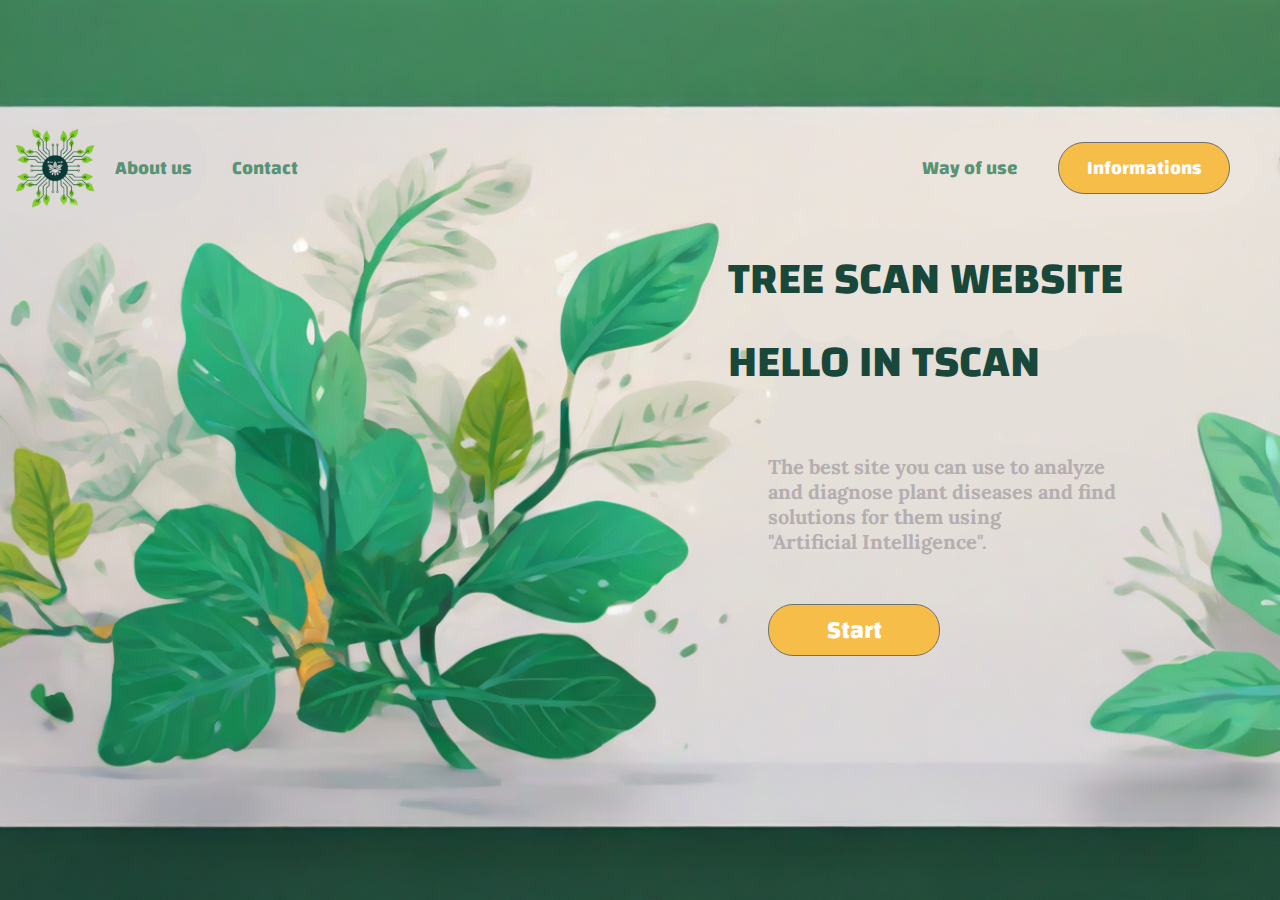
<file: index.html>
<!DOCTYPE html>
<html lang="en">
<head>
    <meta charset="UTF-8">
    <meta name="viewport" content="width=device-width, initial-scale=1.0">
    <link rel="shortcut icon" href="assets/img/logo.png" type="image/png">
    <link rel="stylesheet" href="css/all.min.css">
    <link rel="stylesheet" href="css/fonts.css">
    <link rel="stylesheet" href="css/main.css">
    <title>Tree Scan</title>
</head>
<body>
    <div class="container">
        <header>
            <div class="header-left">
                <img src="assets/img/logo.png" alt="Logo">
                <a href="pages/about.html">About us</a>
                <a href="pages/contact.html">Contact</a>
            </div>
            <div class="header-right">
                <!-- <a href="pages/improve-the-idea.html">Improve the idea</a> -->
                <a href="pages/way-of-use.html">Way of use</a>
                <a href="pages/info.html" class="info">Informations</a>
            </div>
        </header>
        <section>
            <h1>tree scan website <br> hello in tscan</h1>
            <p>The best site you can use to analyze <br> 
                and diagnose plant diseases and find <br> 
                solutions for them using <br> 
                "Artificial Intelligence".
            </p>
            <a href="pages/dashboard.html" class="start">Start</a>
        </section>
    </div>
</body>
</html>
</file>
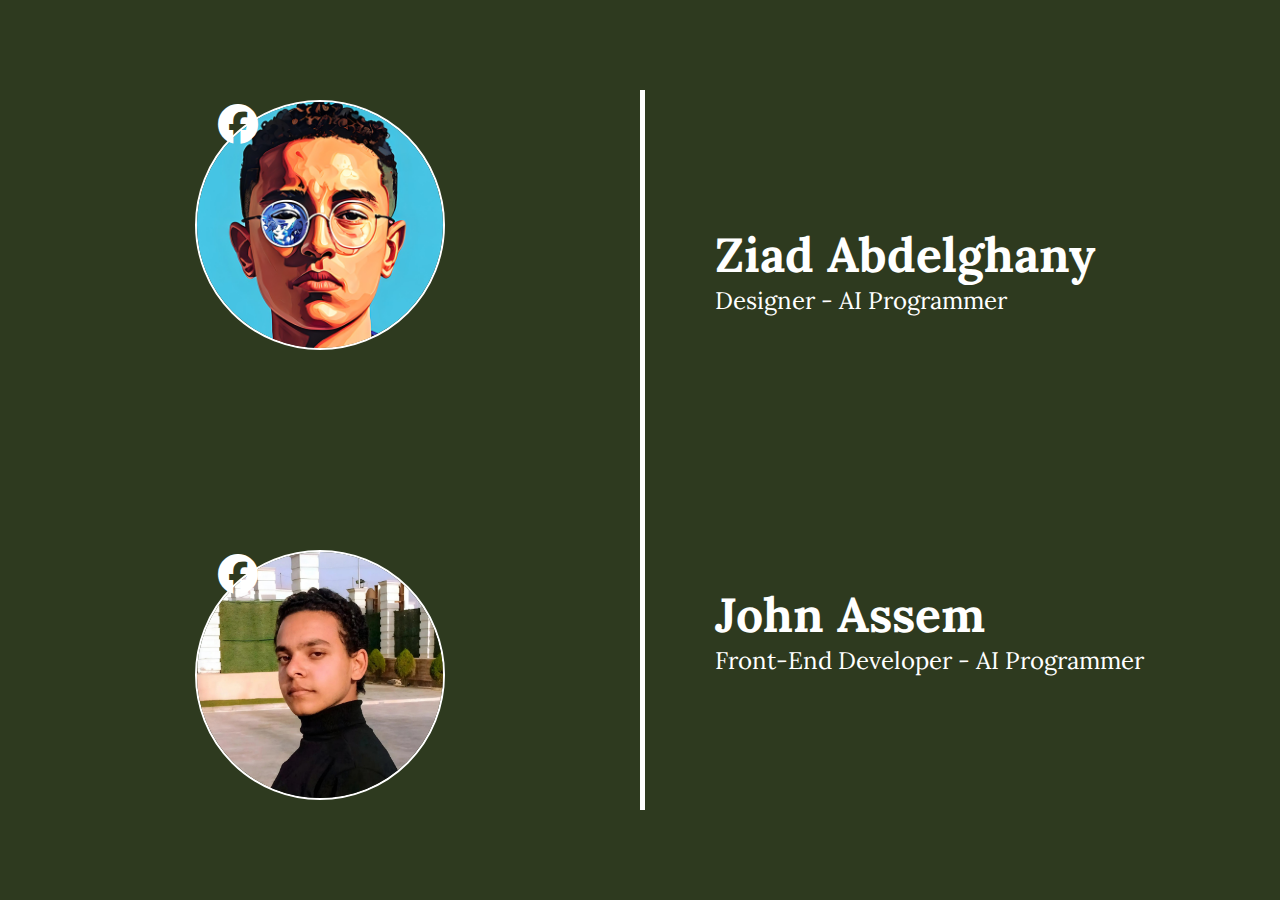
<file: pages/about.html>
<!DOCTYPE html>
<html lang="en">
<head>
    <meta charset="UTF-8">
    <meta name="viewport" content="width=device-width, initial-scale=1.0">
    <link rel="shortcut icon" href="../assets/img/logo.png" type="image/png">
    <link rel="stylesheet" href="../css/all.min.css">
    <link rel="stylesheet" href="../css/fonts.css">
    <link rel="stylesheet" href="../css/about.css">
    <title>Tree Scan</title>
</head>
<body>
    <section>
        <div class="container">
            <a href="https://www.facebook.com/ziad.abdelghany.520" target="_blank"><i class="fa-brands fa-facebook icon"></i></a>
            <img src="../assets/img/ziad.jpeg" alt="Ziad">
        </div>
        <div class="container">
            <a href="https://www.facebook.com/JohnAssem70" target="_blank"><i class="fa-brands fa-facebook icon"></i></a>
            <img src="../assets/img/john.jpeg" alt="John">
        </div>
    </section>
    <section>
        <div class="container">
            <div>
                <h1>Ziad Abdelghany</h1>
                <p>Designer - AI Programmer</p>
            </div>
        </div>
        <div class="container">
            <div>
                <h1>John Assem</h1>
                <p>Front-End Developer - AI Programmer</p>
            </div>
        </div>
    </section>
</body>
</html>
</file>
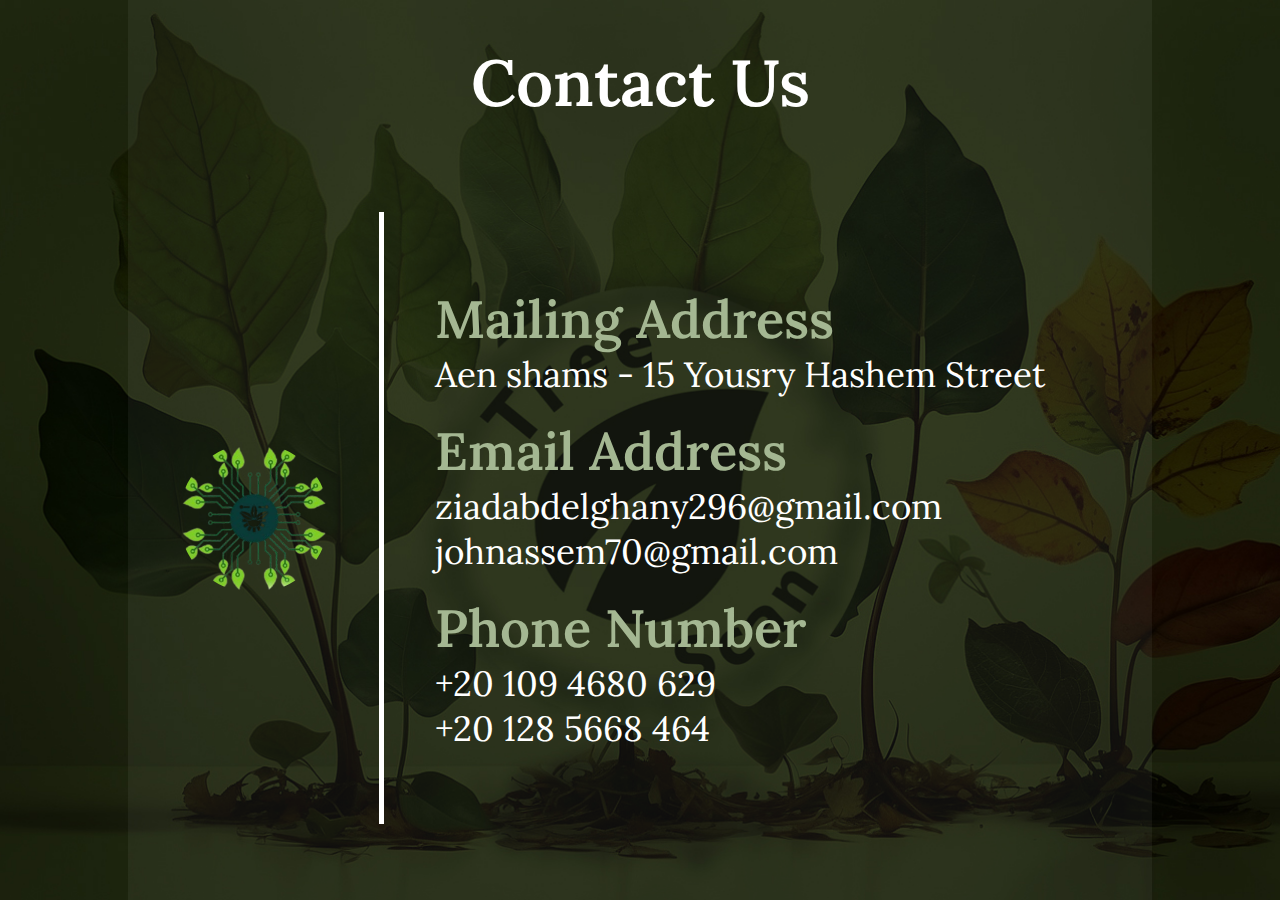
<file: pages/contact.html>
<!DOCTYPE html>
<html lang="en">
<head>
    <meta charset="UTF-8">
    <meta name="viewport" content="width=device-width, initial-scale=1.0">
    <link rel="shortcut icon" href="../assets/img/logo.png" type="image/png">
    <link rel="stylesheet" href="../css/all.min.css">
    <link rel="stylesheet" href="../css/fonts.css">
    <link rel="stylesheet" href="../css/contact.css">
    <title>Tree Scan</title>
</head>
<body>
    <div class="container">
        <h1>Contact Us</h1>
        <div class="sup-container">
            <section>
                <img src="../assets/img/logo.png" alt="logo-paper">
            </section>
            <section>
                <div>
                    <div>
                        <h2 style="margin-top: 0;">mailing address</h2>
                        <p>Aen shams - 15 Yousry Hashem Street</p>
                    </div>
                    <div>
                        <h2>email address</h2>
                        <p>ziadabdelghany296@gmail.com</p>
                        <p>johnassem70@gmail.com</p>
                    </div>
                    <div>
                        <h2>phone number</h2>
                        <p>+20 109 4680 629</p>
                        <p>+20 128 5668 464</p>
                    </div>
                </div>
            </section>
        </div>
    </div>
</body>
</html>
</file>
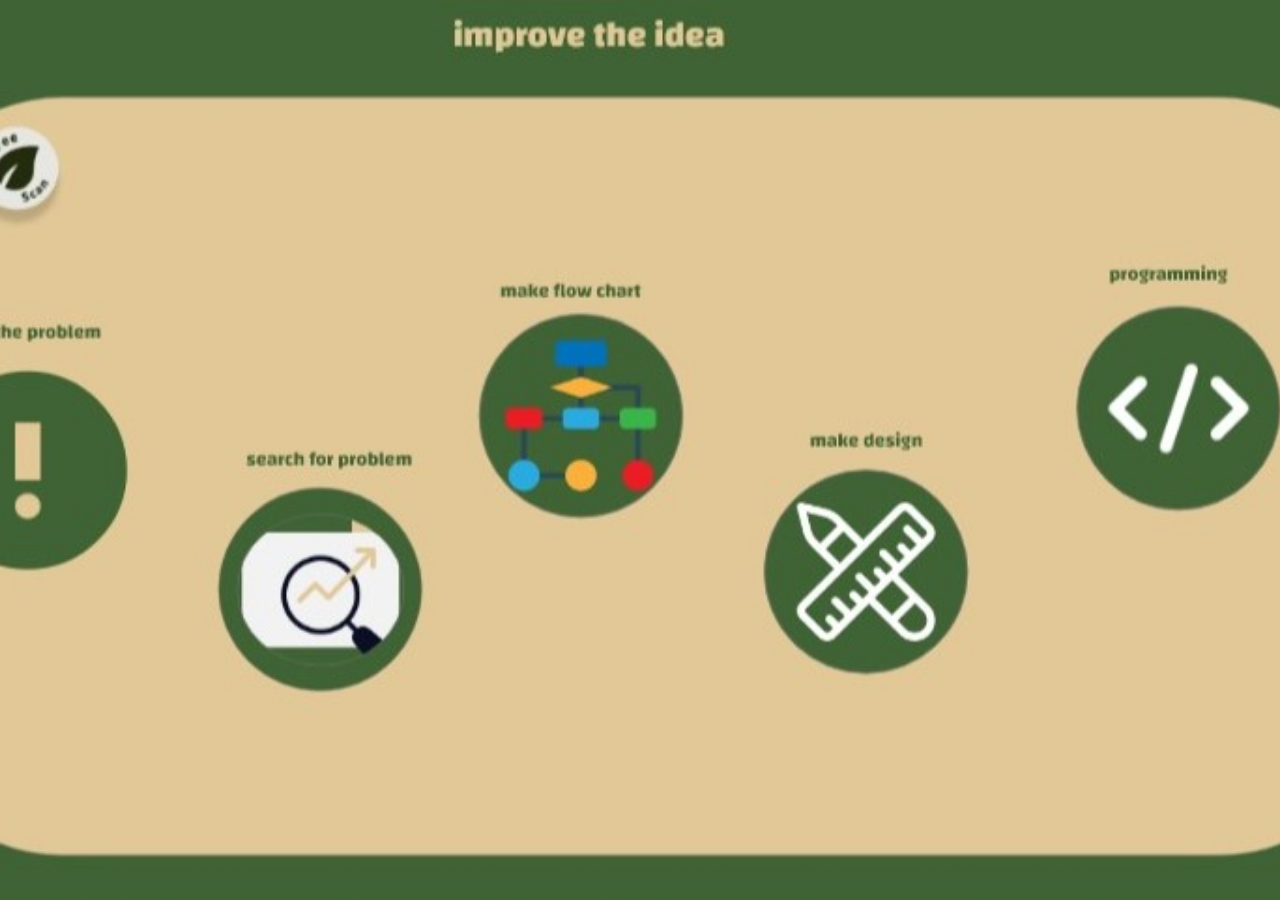
<file: pages/improve-the-idea.html>
<!DOCTYPE html>
<html lang="en">
    <head>
        <meta charset="UTF-8">
        <meta name="viewport" content="width=device-width, initial-scale=1.0">
        <link rel="shortcut icon" href="../assets/img/logo.png" type="image/png">
        <link rel="stylesheet" href="../css/all.min.css">
        <link rel="stylesheet" href="../css/fonts.css">
        <title>Tree Scan</title>
        <style>
            *{
                margin: 0;
                padding: 0;
                box-sizing: border-box;
                font-family: changa , montserrat , lora;
            }

            body{
                width: 100vw;
                height: 100vh;
                background: url('../assets/img/improve-the-idea.jpeg') no-repeat;
                background-position: center;
                background-size: cover;
            }
        </style>
        <title>Tree Scan</title>
    </head>
<body>
  
</body>
</html>
</file>
<file: css/fonts.css>
@font-face {
    font-family: 'roboto';
    src: url('../assets/fonts/Roboto-Regular.ttf');
}

@font-face {
    font-family: 'montserrat';
    src: url("../assets/fonts/Montserrat-VariableFont_wght.ttf");
}

@font-face {
    font-family: 'lora';
    src: url("../assets/fonts/Lora-VariableFont_wght.ttf");
}

@font-face {
    font-family: 'changa';
    src: url('../assets/fonts/Changa-VariableFont_wght.ttf');
}

@font-face {
    font-family: l'ora-italic';
    src: url("../assets/fonts/Lora-Italic-VariableFont_wght.ttf");
}

@font-face {
    font-family: 'alex-brush';
    src: url('../assets/fonts/AlexBrush-Regular.ttf');
}

@font-face {
    font-family: 'allura';
    src: url('../assets/fonts/Allura-Regular.ttf');
}
</file>
<file: css/main.css>
*{
    margin: 0;
    padding: 0;
    box-sizing: border-box;
    font-family: changa , montserrat , lora;
}
body{
    width: 100vw;
    height: 100vh;
    background: url('../assets/img/main-bg.png') no-repeat;
    background-position: center;
    background-size: cover;
    display: flex;
    justify-content: center;
    align-items: center;
}
.container{
    width: 82em;
    height: 43.5em;
    margin-top: 2em;
}
header{
    width: 100%;
    display: flex;
    justify-content: space-between;
    align-items: center;
    padding: 10px 15px;
}
.header-left{
    display: flex;
    justify-content: center;
    align-items: center;
}
.header-left img{
    width: 80px;
    /* border-radius: 50%;
    box-shadow: 0 15px 6px 1px rgba(0, 0, 0, 15%); */
}
header a{
    color: #599274;
    font-size: 19px;
    font-weight: bold;
    text-decoration: none;
    margin: 0 20px;
}
.info , .start{
    display: flex;
    justify-content: center;
    align-items: center;
    width: 172px;
    height: 52px;
    color: #fff;
    font-size: 19px;
    font-weight: bold;
    text-decoration: none;
    background-color: #F7BD49;
    border: 1px solid #707070;
    border-radius: 90px;
    margin-right: 35px;
    cursor: pointer;
}
.header-right{
    display: flex;
    justify-content: space-between;
    align-items: center;
}

section{
    margin: 20px 0 0 60%;
}
section h1{
    margin-left: -40px;
    font-size: 45px;
    text-transform: uppercase;
    color: #19473A;
    margin-bottom: 30px;
}
section p{
    margin: 50px 0;
    font-size: 20px;
    font-weight: bold;
    font-family: lora;
    color: #B5AEB0;
}
.start{
    color: #fff;
    font-size: 25px;
    border-radius: 25px;
}
</file>
<file: css/about.css>
*{
    margin: 0;
    padding: 0;
    box-sizing: border-box;
    font-family: lora-italic , lora , montserrat , changa;
}
body{
    width: 100vw;
    height: 100vh;
    background-color: #2E3A1F;
    display: flex;
    justify-content: center;
    align-items: center;
    color: #fff;
}
section:nth-child(1){
    height: 100%;
    width: 50%;
}
section:nth-child(1) .container{
    height: 50%;
    width: 100%;
    display: flex;
    justify-content: center;
    align-items: center;
    position: relative;
}
section:nth-child(1) div a{
    text-decoration: none;
    color: #fff;
}
section:nth-child(1) div .icon{
    position: absolute;
    top: 23%;
    left: 34%;
    font-size: 40px;
}
section:nth-child(1) div img{
    width: 250px;
    height: 250px;
    border-radius: 50%;
    border: 2px solid #fff;
}
section:nth-child(2){
    height: 80%;
    width: 50%;
    border-left: 5px solid #fff;
}
section:nth-child(2) .container{
    height: 50%;
    width: 100%;
    display: flex;
    align-items: center;
}
section:nth-child(2) .container div{
    padding-left: 70px;
    font-size: x-large;
}
</file>
<file: css/contact.css>
*{
    margin: 0;
    padding: 0;
    box-sizing: border-box;
    font-family: lora-italic , lora , montserrat , changa;
}
body{
    width: 100vw;
    height: 100vh;
    background: url('../assets/img/hello5-bg.jpg') no-repeat;
    background-position: center;
    background-size: cover;
    display: flex;
    justify-content: center;
    align-items: center;
}
.container{
    width: 80%;
    height: 100%;
    background-color: rgba(255, 255, 255, 5%);
    color: #fff;
}
.container h1{
    height: 15%;
    font-size: 65px;
    font-weight: 600;
    display: flex;
    justify-content: center;
    align-items: center;
    padding-top: 30px;
}
.container .sup-container{
    display: flex;
    justify-content: center;
    align-items: center;
    height: 85%;
    width: 100%;
}
section:nth-child(1){
    width: 25%;
    height: 80%;
    border-right: 5px solid #fff;
    display: flex;
    justify-content: center;
    align-items: center;
}
section:nth-child(1) img{
    width: 150px;
    border-radius: 50%;
}
section:nth-child(2){
    width: 75%;
    height: 80%;
    display: flex;
    align-items: center;
    font-size: 35px;
    padding-left: 5%;
}
section:nth-child(2) h2{
    color: #A4B792;
    font-weight: 600;
    text-transform: capitalize;
    margin-top: 20px;
}
</file>
